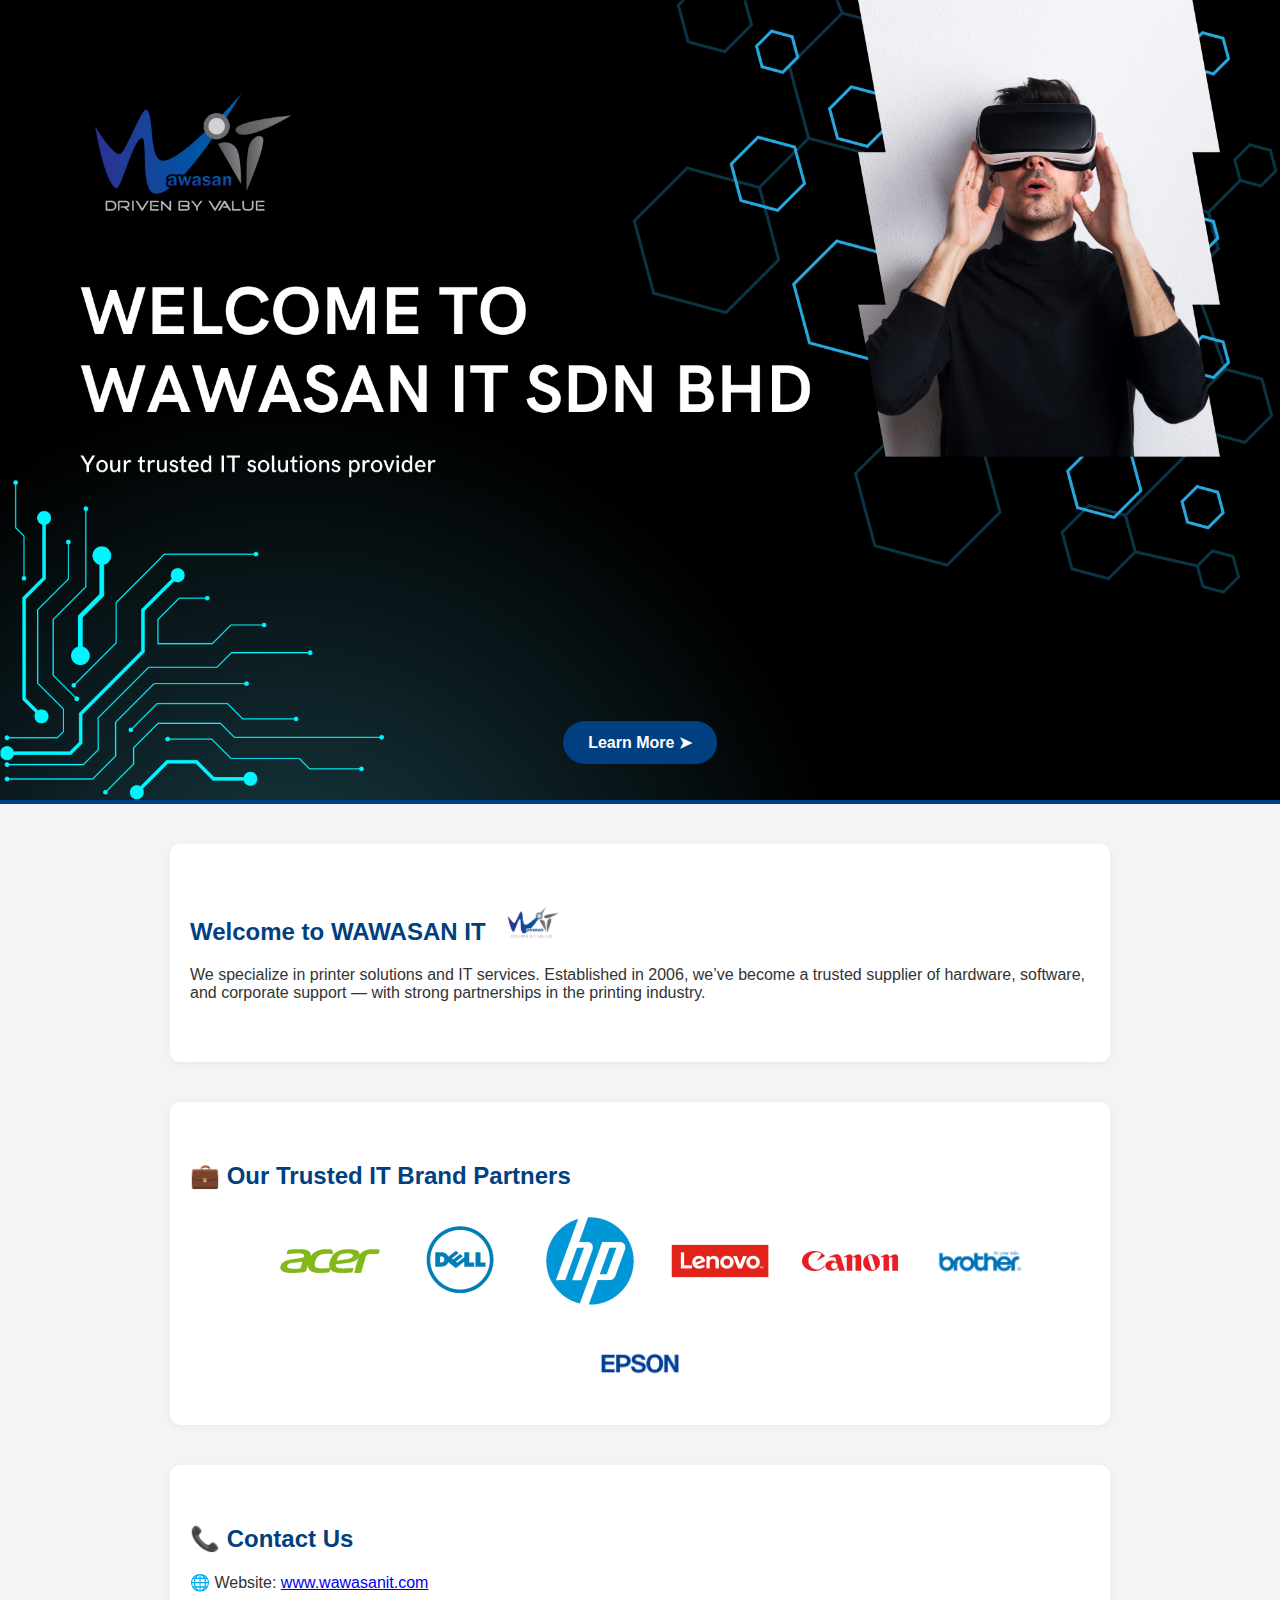
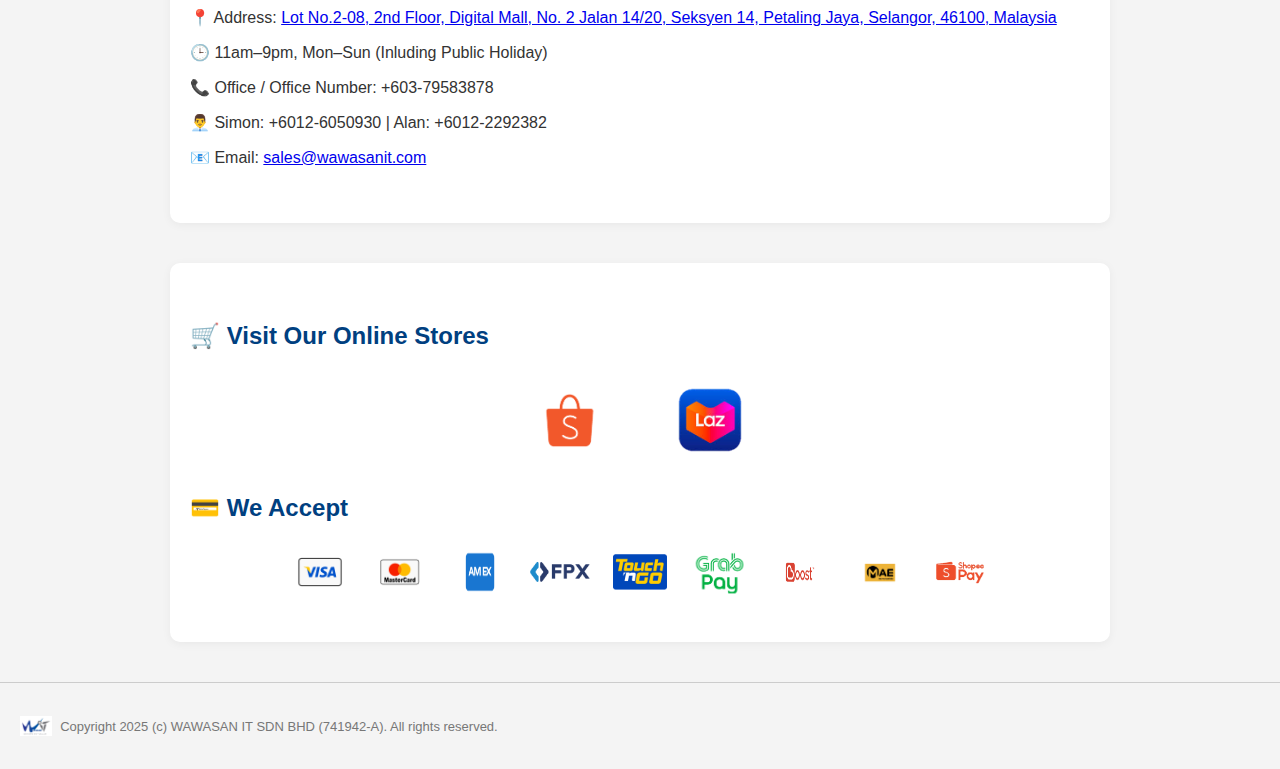
<file: index.html>
<!DOCTYPE html>
<html lang="en">
<head>
  <meta charset="UTF-8">
  <title>WAWASAN IT SDN BHD</title>
  <link rel="stylesheet" href="style.css">
  <meta name="viewport" content="width=device-width, initial-scale=1.0">
  <style>
    body {
      font-family: 'Segoe UI', sans-serif;
      margin: 0;
      background-color: #f4f4f4;
      color: #333;
    }
    .hero-section {
      position: relative;
      text-align: center;
    }
    .hero-section img {
      width: 100%;
      height: auto;
      object-fit: contain;
      display: block;
      border-bottom: 4px solid #004080;
      animation: fadeIn 1.2s ease-in;
    }
    .hero-overlay {
      margin-top: 20px;
      text-align: center;
    }
    .btn {
      display: inline-block;
      background-color: #004080;
      color: white;
      padding: 12px 25px;
      border-radius: 25px;
      font-weight: bold;
      text-decoration: none;
      font-size: 16px;
      transition: all 0.3s ease;
    }
    .btn:hover {
      background-color: #0066cc;
      transform: scale(1.05);
    }
    .content-section, .contact-section {
      padding: 40px 20px;
      max-width: 900px;
      margin: 40px auto;
      background: white;
      border-radius: 10px;
      box-shadow: 0 2px 10px rgba(0,0,0,0.05);
      animation: fadeIn 1.4s ease;
    }
    h2 {
      color: #004080;
      animation: slideUp 1s ease;
    }
    @keyframes fadeIn {
      from { opacity: 0; transform: translateY(-10px); }
      to { opacity: 1; transform: translateY(0); }
    }
    @keyframes slideUp {
      from { opacity: 0; transform: translateY(20px); }
      to { opacity: 1; transform: translateY(0); }
    }
    .footer-note {
      text-align: left;
      padding: 20px;
      font-size: 13px;
      color: #777;
    }
  </style>
</head>
<body>

  <!-- Hero Banner -->
<section class="hero-section">
  <img src="images/hero-landing.png" alt="Wawasan IT Landing">
  <div class="hero-button-overlay">
    <a href="about.html" class="btn">Learn More ➤</a>
  </div>
</section>


  <!-- Welcome Section -->
  <section class="content-section">
    <h2>Welcome to WAWASAN IT <img src="images/wawasan-icon.jpeg" alt="Wawasan Icon" style="height: 36px; margin-left: 12px;"></h2><a></a>
</a></h2>
    <p>We specialize in printer solutions and IT services. Established in 2006, we’ve become a trusted supplier of hardware, software, and corporate support — with strong partnerships in the printing industry.</p>
    <div class="hero-overlay">
      <a>
    </div>
  </section>

  <!-- IT Brand Partners -->
<section class="content-section">
  <h2>💼 Our Trusted IT Brand Partners</h2>
  <div style="display: flex; justify-content: center; flex-wrap: wrap; gap: 30px; align-items: center; margin-top: 20px;">
    <a href="https://wa.me/60126050930" target="_blank">
      <img src="images/acer-icon.png" alt="Acer" style="width: 100px; object-fit: contain;">
    </a>
    <a href="https://wa.me/60126050930" target="_blank">
      <img src="images/dell-icon.png" alt="Dell" style="width: 100px; object-fit: contain;">
    </a>
    <a href="https://wa.me/60126050930" target="_blank">
      <img src="images/hp-icon.png" alt="HP" style="width: 100px; object-fit: contain;">
    </a>
    <a href="https://wa.me/60126050930" target="_blank">
      <img src="images/lenovo-icon.png" alt="Lenovo" style="width: 100px; object-fit: contain;">
    </a>
    <a href="https://wa.me/60126050930" target="_blank">
      <img src="images/canon-icon.png" alt="Canon" style="width: 100px; object-fit: contain;">
    </a>
    <a href="https://wa.me/60126050930" target="_blank">
      <img src="images/brother-icon.png" alt="Brother" style="width: 100px; object-fit: contain;">
    </a>
    <a href="https://wa.me/60126050930" target="_blank">
      <img src="images/epson-icon.png" alt="Epson" style="width: 100px; object-fit: contain;">
    </a>
  </div>
</section>


<!-- Contact Section -->
<section class="contact-section">
  <h2>📞 Contact Us</h2>
  <p>🌐 Website: <a href="https://www.wawasanit.com" target="_blank">www.wawasanit.com</a></p>
  <p>📍 Address: <a href="https://maps.google.com/?q=Lot%20No.2-08%20Second%20Floor%20Digital%20Mall%20No.%202%20Jalan%2014/20%20Seksyen%2014%20Petaling%20Jaya,%20Selangor,%2046100%20Malaysia" target="_blank">Lot No.2-08, 2nd Floor, Digital Mall, No. 2 Jalan 14/20, Seksyen 14, Petaling Jaya, Selangor, 46100, Malaysia</a><br>
  <p>🕒 11am–9pm, Mon–Sun (Inluding Public Holiday)</p>
  <p>📞 Office / Office Number: +603-79583878</p>
  <p>👨‍💼 Simon: +6012-6050930 | Alan: +6012-2292382</p>
  <p>📧 Email: <a href="mailto:sales@wawasanit.com">sales@wawasanit.com</a></p>
</section>

<!-- Online Stores & Payment -->
<section class="contact-section">
  <h2>🛒 Visit Our Online Stores</h2>
  <div style="display: flex; justify-content: center; gap: 40px; flex-wrap: wrap; align-items: center; margin-bottom: 20px;">
    <a href="https://shopee.com.my/wawasanit" target="_blank">
      <img src="images/shopee-icon.png" alt="Shopee" style="width: 100px; object-fit: contain;">
    </a>
    <a href="https://www.lazada.com.my/shop/infinite-tech" target="_blank">
      <img src="images/lazada-icon.png" alt="Lazada" style="width: 100px; object-fit: contain;">
    </a>
  </div>

  <h2>💳 We Accept</h2>
  <div style="display: flex; flex-wrap: wrap; justify-content: center; gap: 20px;">
    <img src="images/visa-icon.webp" alt="Visa" style="width: 60px;">
    <img src="images/mastercard-icon.webp" alt="Mastercard" style="width: 60px;">
    <img src="images/amex-icon.png" alt="AMEX" style="width: 60px;">
    <img src="images/fpx-icon.png" alt="FPX" style="width: 60px;">
    <img src="images/tng-icon.png" alt="TNG" style="width: 60px;">
    <img src="images/grabpay-icon.png" alt="GrabPay" style="width: 60px;">
    <img src="images/boost-icon.png" alt="Boost" style="width: 60px;">
    <img src="images/mae-icon.png" alt="MAE" style="width: 60px; object-fit: contain;">
    <img src="images/shopeepay-icon.png" alt="ShopeePay" style="width: 60px; object-fit: contain;">
  </div>
</section>


  <!-- Footer -->
  <footer class="footer-note">
  <p style="display: flex; align-items: center; gap: 8px;">
    <img src="images/wawasan-icon.jpeg" alt="Wawasan Icon" style="height: 20px;">
    Copyright 2025 (c) WAWASAN IT SDN BHD (741942-A). All rights reserved.
  </p>
</footer>


</body>
</html>
</file>
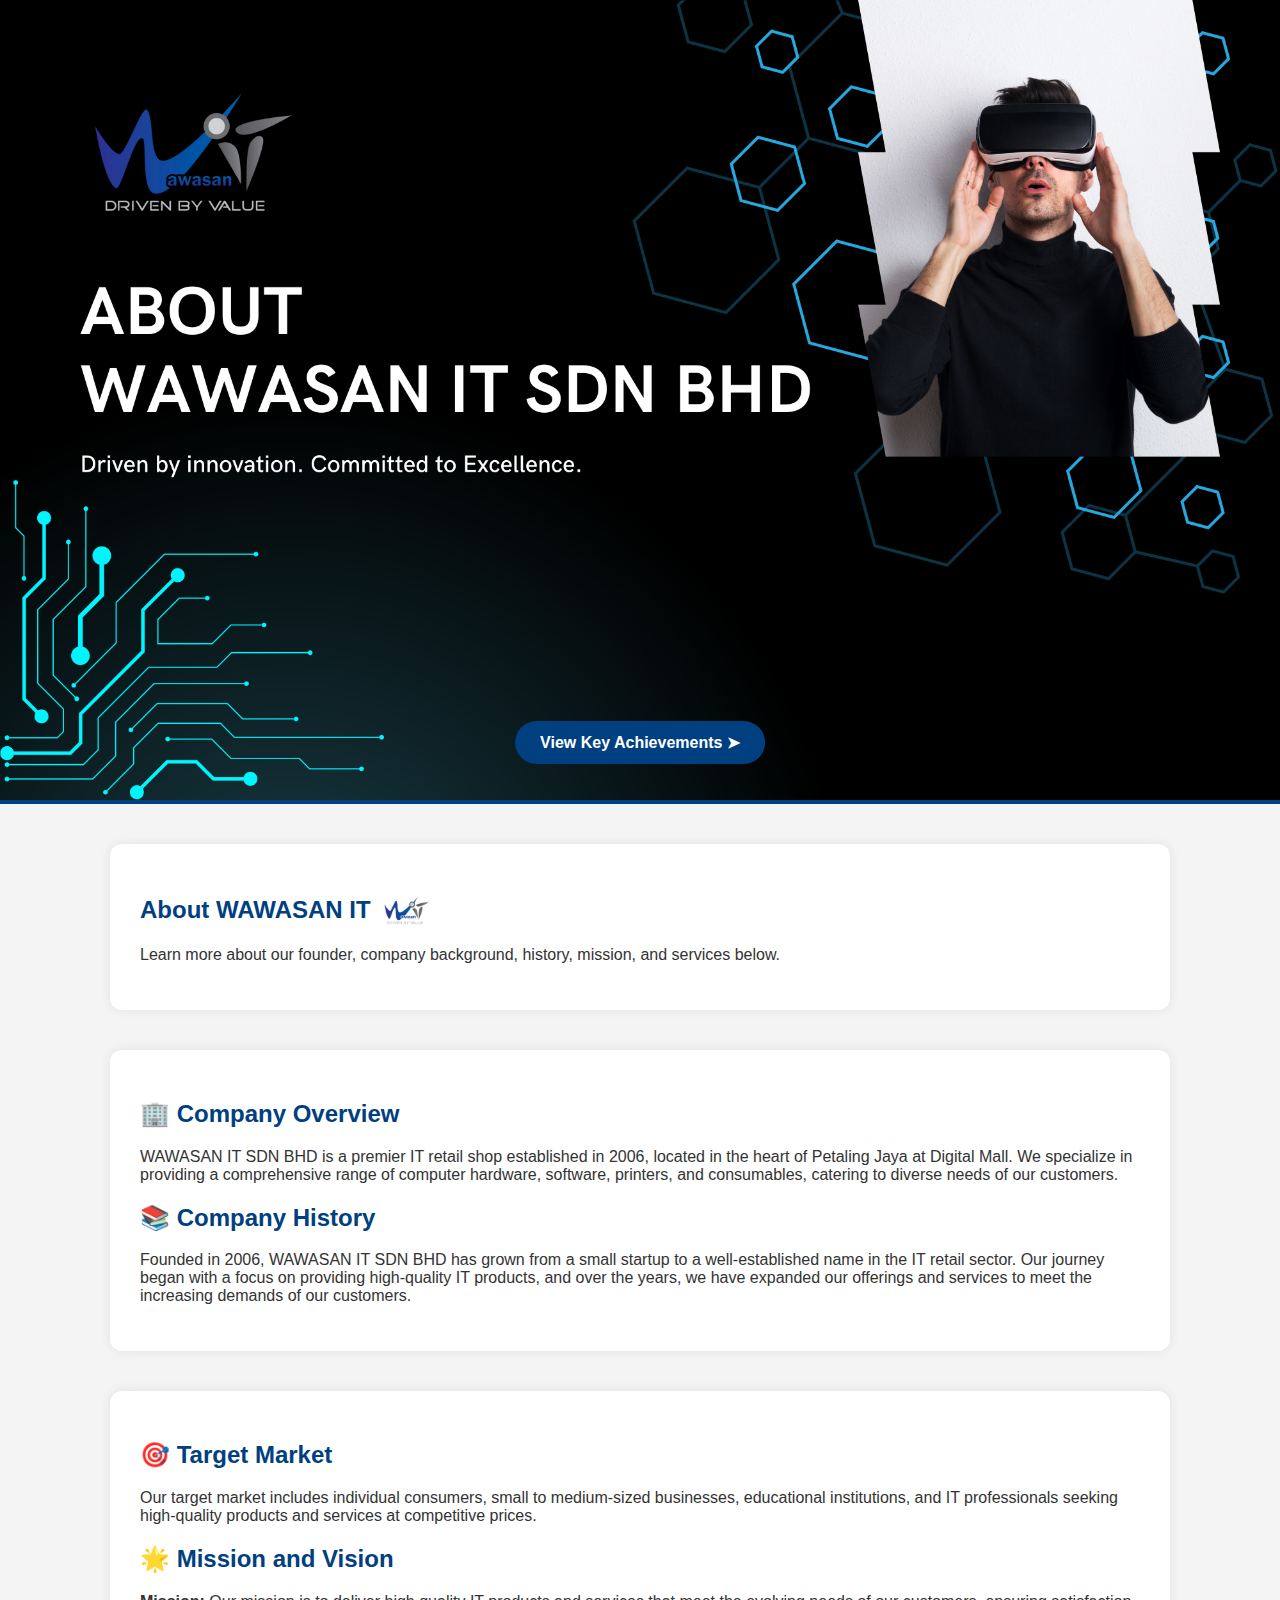
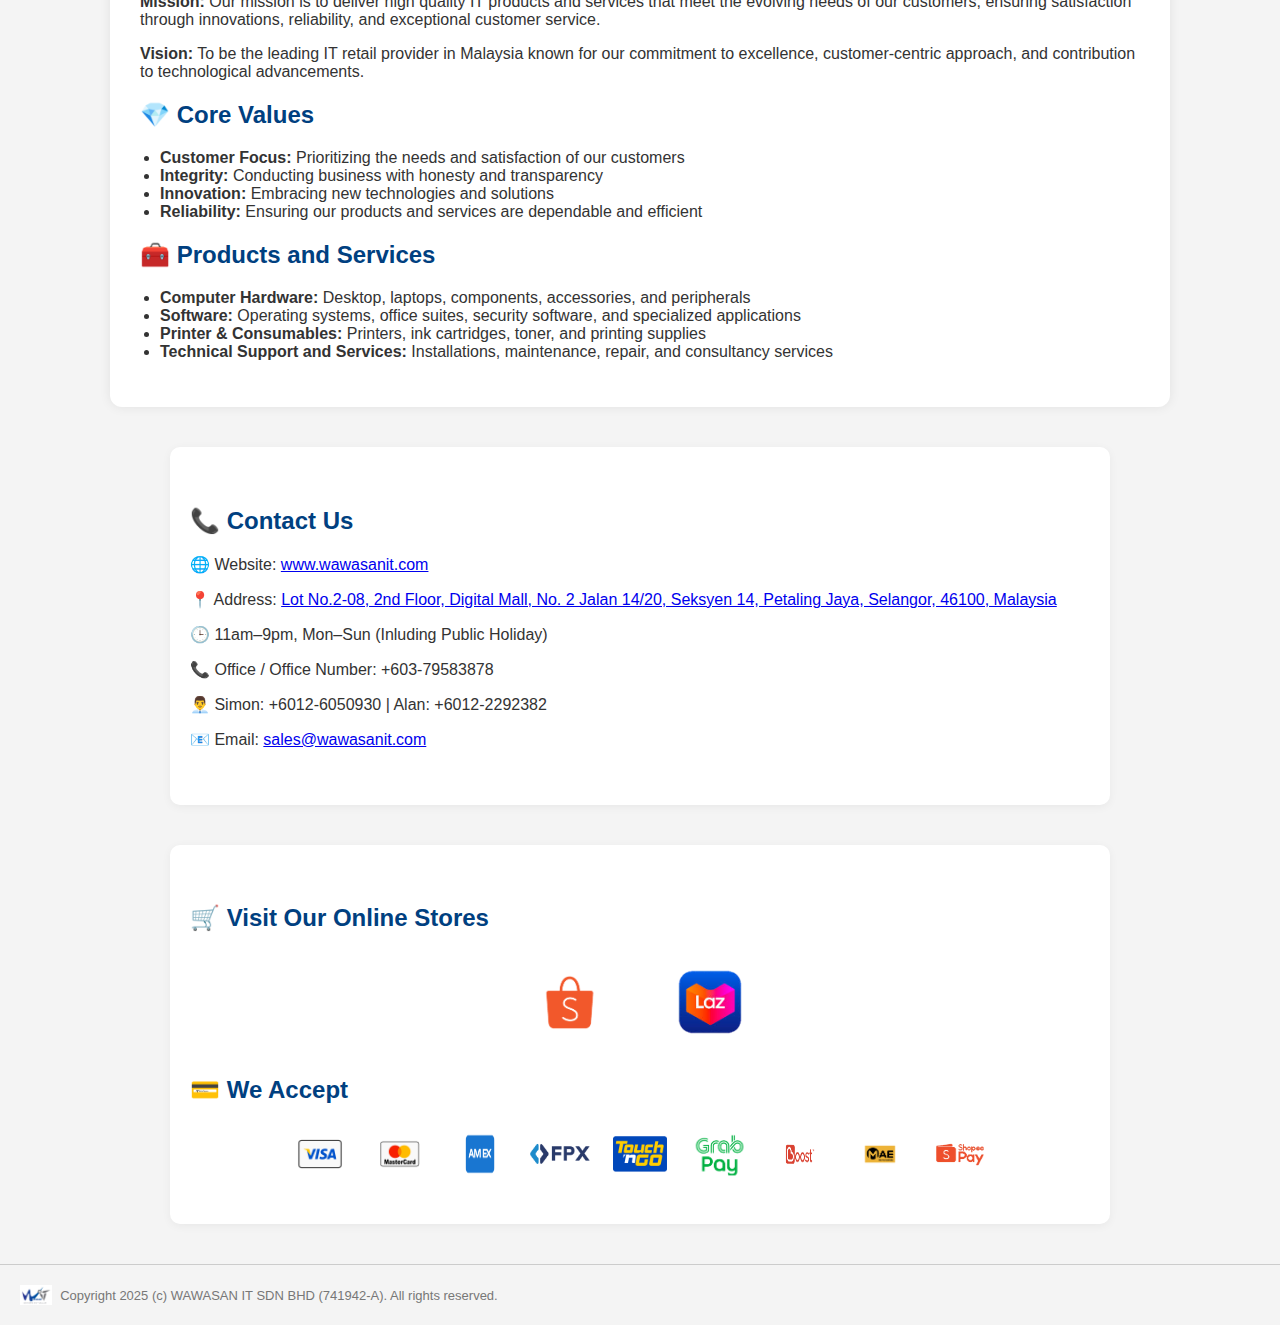
<file: about.html>
<!DOCTYPE html>
<html lang="en">
<head>
  <meta charset="UTF-8">
  <title>About Us - WAWASAN IT</title>
  <link rel="stylesheet" href="style.css">
  <meta name="viewport" content="width=device-width, initial-scale=1.0">
  <style>
    body {
      font-family: 'Segoe UI', sans-serif;
      margin: 0;
      background-color: #f4f4f4;
      color: #333;
    }
    .hero-section {
      position: relative;
      text-align: center;
    }
    .hero-section img {
      width: 100%;
      height: auto;
      object-fit: contain;
      display: block;
      border-bottom: 4px solid #004080;
    }
    .section-box {
      background: white;
      max-width: 1000px;
      margin: 40px auto;
      padding: 30px;
      border-radius: 12px;
      box-shadow: 0 0 12px rgba(0,0,0,0.08);
    }
    .btn {
      display: inline-block;
      background-color: #004080;
      color: white;
      padding: 12px 25px;
      border-radius: 25px;
      font-weight: bold;
      text-decoration: none;
      font-size: 16px;
      transition: all 0.3s ease;
    }
    .btn:hover {
      background-color: #0066cc;
      transform: scale(1.05);
    }
    h2 {
      color: #004080;
      display: flex;
      align-items: center;
      gap: 10px;
    }
    ul {
      padding-left: 20px;
    }
    .footer-note {
      padding: 20px;
      font-size: 13px;
      color: #777;
      text-align: left;
      display: flex;
      align-items: center;
      gap: 8px;
    }
  </style>
</head>
<body>

  <!-- Hero Banner -->
  <section class="hero-section">
  <img src="images/hero-about.png" alt="About Wawasan IT">
  <a>

  <!-- Back Button Overlay -->
  <div class="hero-button-overlay">
    <a href="achievements.html" class="btn"> View Key Achievements ➤</a>
  </div>
</section>


  <!-- Intro Section -->
  <section class="section-box">
    <h2>About WAWASAN IT <img src="images/wawasan-icon.jpeg" alt="Wawasan Icon" style="height: 32px;"></h2>
    <p>Learn more about our founder, company background, history, mission, and services below.</p>
    <div class="hero-overlay">
      <a>
    </div>
  </section>

  <!-- Company Details -->
  <section class="section-box">
    <h2>🏢 Company Overview</h2>
    <p>WAWASAN IT SDN BHD is a premier IT retail shop established in 2006, located in the heart of Petaling Jaya at Digital Mall. We specialize in providing a comprehensive range of computer hardware, software, printers, and consumables, catering to diverse needs of our customers.</p>

    <h2>📚 Company History</h2>
    <p>Founded in 2006, WAWASAN IT SDN BHD has grown from a small startup to a well-established name in the IT retail sector. Our journey began with a focus on providing high-quality IT products, and over the years, we have expanded our offerings and services to meet the increasing demands of our customers.</p>
  </section>

  <section class="section-box">
    <h2>🎯 Target Market</h2>
    <p>Our target market includes individual consumers, small to medium-sized businesses, educational institutions, and IT professionals seeking high-quality products and services at competitive prices.</p>

    <h2>🌟 Mission and Vision</h2>
    <p><strong>Mission:</strong> Our mission is to deliver high quality IT products and services that meet the evolving needs of our customers, ensuring satisfaction through innovations, reliability, and exceptional customer service.</p>
    <p><strong>Vision:</strong> To be the leading IT retail provider in Malaysia known for our commitment to excellence, customer-centric approach, and contribution to technological advancements.</p>

    <h2>💎 Core Values</h2>
    <ul>
      <li><strong>Customer Focus:</strong> Prioritizing the needs and satisfaction of our customers</li>
      <li><strong>Integrity:</strong> Conducting business with honesty and transparency</li>
      <li><strong>Innovation:</strong> Embracing new technologies and solutions</li>
      <li><strong>Reliability:</strong> Ensuring our products and services are dependable and efficient</li>
    </ul>

    <h2>🧰 Products and Services</h2>
    <ul>
      <li><strong>Computer Hardware:</strong> Desktop, laptops, components, accessories, and peripherals</li>
      <li><strong>Software:</strong> Operating systems, office suites, security software, and specialized applications</li>
      <li><strong>Printer & Consumables:</strong> Printers, ink cartridges, toner, and printing supplies</li>
      <li><strong>Technical Support and Services:</strong> Installations, maintenance, repair, and consultancy services</li>
    </ul>
    </div>
  </section>

 <!-- Contact Section -->
<section class="contact-section">
  <h2>📞 Contact Us</h2>
  <p>🌐 Website: <a href="https://www.wawasanit.com" target="_blank">www.wawasanit.com</a></p>
  <p>📍 Address: <a href="https://maps.google.com/?q=Lot%20No.2-08%20Second%20Floor%20Digital%20Mall%20No.%202%20Jalan%2014/20%20Seksyen%2014%20Petaling%20Jaya,%20Selangor,%2046100%20Malaysia" target="_blank">Lot No.2-08, 2nd Floor, Digital Mall, No. 2 Jalan 14/20, Seksyen 14, Petaling Jaya, Selangor, 46100, Malaysia</a><br>
  <p>🕒 11am–9pm, Mon–Sun (Inluding Public Holiday)</p>
  <p>📞 Office / Office Number: +603-79583878</p>
  <p>👨‍💼 Simon: +6012-6050930 | Alan: +6012-2292382</p>
  <p>📧 Email: <a href="mailto:sales@wawasanit.com">sales@wawasanit.com</a></p>
</section>

<!-- Online Stores & Payment -->
<section class="contact-section">
  <h2>🛒 Visit Our Online Stores</h2>
  <div style="display: flex; justify-content: center; gap: 40px; flex-wrap: wrap; align-items: center; margin-bottom: 20px;">
    <a href="https://shopee.com.my/wawasanit" target="_blank">
      <img src="images/shopee-icon.png" alt="Shopee" style="width: 100px; object-fit: contain;">
    </a>
    <a href="https://www.lazada.com.my/shop/infinite-tech" target="_blank">
      <img src="images/lazada-icon.png" alt="Lazada" style="width: 100px; object-fit: contain;">
    </a>
  </div>

  <h2>💳 We Accept</h2>
  <div style="display: flex; flex-wrap: wrap; justify-content: center; gap: 20px;">
    <img src="images/visa-icon.webp" alt="Visa" style="width: 60px;">
    <img src="images/mastercard-icon.webp" alt="Mastercard" style="width: 60px;">
    <img src="images/amex-icon.png" alt="AMEX" style="width: 60px;">
    <img src="images/fpx-icon.png" alt="FPX" style="width: 60px;">
    <img src="images/tng-icon.png" alt="TNG" style="width: 60px;">
    <img src="images/grabpay-icon.png" alt="GrabPay" style="width: 60px;">
    <img src="images/boost-icon.png" alt="Boost" style="width: 60px;">
    <img src="images/mae-icon.png" alt="MAE" style="width: 60px; object-fit: contain;">
    <img src="images/shopeepay-icon.png" alt="ShopeePay" style="width: 60px; object-fit: contain;">
  </div>
</section>


  <!-- Footer -->
  <footer class="footer-note">
    <img src="images/wawasan-icon.jpeg" alt="Wawasan Icon" style="height: 20px;">
    Copyright 2025 (c) WAWASAN IT SDN BHD (741942-A). All rights reserved.
  </footer>

</body>
</html>
</file>
<file: style.css>
body {
  font-family: 'Segoe UI', sans-serif;
  margin: 0;
  background-color: #f4f4f4;
  color: #333;
}

/* Hero Section */
.hero-section {
  position: relative;
  text-align: center;
}

.hero-section img {
  width: 100%;
  height: auto;
  object-fit: contain;
  display: block;
  border-bottom: 4px solid #004080;
  animation: fadeIn 1.2s ease-in;
}

/* Button overlay fixed on image */
.hero-button-overlay {
  position: absolute;
  bottom: 40px;
  left: 50%;
  transform: translateX(-50%);
  z-index: 2;
}

/* General Button Styling */
.btn {
  display: inline-block;
  background-color: #004080;
  color: white;
  padding: 12px 25px;
  border-radius: 25px;
  font-weight: bold;
  text-decoration: none;
  font-size: 16px;
  transition: all 0.3s ease;
}
.btn:hover {
  background-color: #0066cc;
  transform: scale(1.05);
}

/* Content Boxes and Sections */
.content-section,
.contact-section {
  padding: 40px 20px;
  max-width: 900px;
  margin: 40px auto;
  background: white;
  border-radius: 10px;
  box-shadow: 0 2px 10px rgba(0, 0, 0, 0.05);
  animation: fadeIn 1.4s ease;
}

h2 {
  color: #004080;
  animation: slideUp 1s ease;
}

/* Animations */
@keyframes fadeIn {
  from {
    opacity: 0;
    transform: translateY(-10px);
  }
  to {
    opacity: 1;
    transform: translateY(0);
  }
}

@keyframes slideUp {
  from {
    opacity: 0;
    transform: translateY(20px);
  }
  to {
    opacity: 1;
    transform: translateY(0);
  }
}

/* Footer */
.footer-note {
  text-align: left;
  padding: 20px;
  font-size: 13px;
  color: #777;
  background-color: #f4f4f4;
  border-top: 1px solid #ccc;
  display: flex;
  align-items: center;
  gap: 8px;
}
.footer-note img {
  height: 20px;
}
</file>
